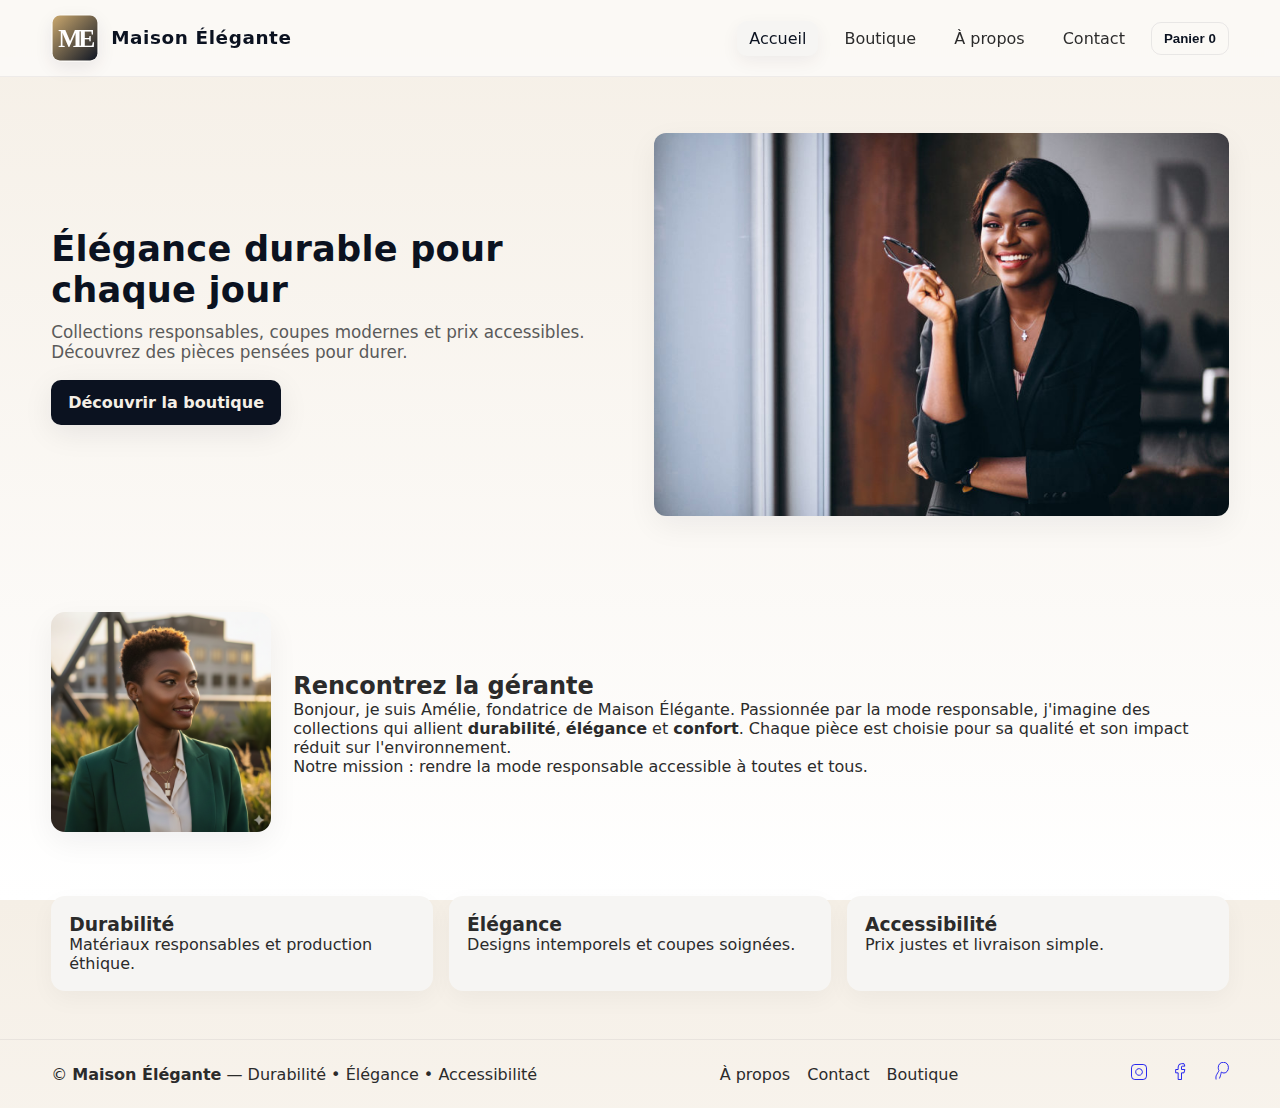
<file: index.html>
<!-- index.html -->
<!doctype html>
<html lang="fr">
<head>
  <meta charset="utf-8" />
  <meta name="viewport" content="width=device-width,initial-scale=1" />
  <title>Maison Élégante - Accueil</title>
  <link rel="stylesheet" href="style.css" />
</head>
<body>
  <header class="site-header">
    <div class="container header-inner">
      <a class="logo" href="index.html" aria-label="Maison Élégante">
  <span class="logo-mark" aria-hidden="true">
    <!-- SVG stylisé "ME" -->
    <svg viewBox="0 0 120 120" width="48" height="48" xmlns="http://www.w3.org/2000/svg" role="img" focusable="false">
      <defs>
        <linearGradient id="g1" x1="0" x2="1" y1="0" y2="1">
          <stop offset="0" stop-color="#C9A66B"/>
          <stop offset="1" stop-color="#0B1220"/>
        </linearGradient>
      </defs>
      <rect x="4" y="4" width="112" height="112" rx="18" fill="url(#g1)" opacity="0.98"/>
      <g transform="translate(12,12)" fill="#fff" font-family="Georgia, 'Times New Roman', serif" font-weight="700">
        <text x="6" y="70" font-size="64" letter-spacing="-4">M</text>
        <text x="56" y="70" font-size="64" letter-spacing="-6">E</text>
      </g>
    </svg>
  </span>
  <span class="logo-text">Maison Élégante</span>
</a>

      <nav class="main-nav">
        <a href="index.html" class="active">Accueil</a>
        <a href="boutique.html">Boutique</a>
        <a href="apropos.html">À propos</a>
        <a href="contact.html">Contact</a>
        <button id="cart-btn" class="cart-btn">Panier <span id="cart-count">0</span></button>
      </nav>
      <button class="menu-toggle" aria-label="Ouvrir le menu">☰</button>
    </div>
  </header>

  <main>
    <section class="hero">
      <div class="container hero-grid">
        <div class="hero-text">
          <h1>Élégance durable pour chaque jour</h1>
          <p class="lead">Collections responsables, coupes modernes et prix accessibles. Découvrez des pièces pensées pour durer.</p>
          <p><a class="btn primary" href="boutique.html">Découvrir la boutique</a></p>
        </div>
        <div class="hero-visual">
          <img src="assets/hero-visual.jpg" alt="Visuel marque" />
        </div>
      </div>
    </section>

    <section class="about-founder container">
      <div class="founder-grid">
        <div class="founder-photo">
          <img src="assets/founder-portrait.jpg" alt="Portrait de la gérante" />
        </div>
        <div class="founder-text">
          <h2>Rencontrez la gérante</h2>
          <p>Bonjour, je suis Amélie, fondatrice de Maison Élégante. Passionnée par la mode responsable, j'imagine des collections qui allient <strong>durabilité</strong>, <strong>élégance</strong> et <strong>confort</strong>. Chaque pièce est choisie pour sa qualité et son impact réduit sur l'environnement.</p>
          <p class="small">Notre mission : rendre la mode responsable accessible à toutes et tous.</p>
        </div>
      </div>
    </section>

    <section class="features container">
      <div class="feature-cards">
        <article class="card">
          <h3>Durabilité</h3>
          <p>Matériaux responsables et production éthique.</p>
        </article>
        <article class="card">
          <h3>Élégance</h3>
          <p>Designs intemporels et coupes soignées.</p>
        </article>
        <article class="card">
          <h3>Accessibilité</h3>
          <p>Prix justes et livraison simple.</p>
        </article>
      </div>
    </section>
  </main>

  <footer class="site-footer">
  <div class="container footer-inner">
    <p>© <strong>Maison Élégante</strong> — Durabilité • Élégance • Accessibilité</p>
    <nav class="footer-nav">
      <a href="apropos.html">À propos</a>
      <a href="contact.html">Contact</a>
      <a href="boutique.html">Boutique</a>
    </nav>

    <div style="display:flex; gap:12px; align-items:center;">
      <div class="socials">
        <a href="https://www.instagram.com/" target="_blank" rel="noopener" aria-label="Instagram">
          <svg width="20" height="20" viewBox="0 0 24 24" fill="none" stroke="currentColor"><rect x="3" y="3" width="18" height="18" rx="4"/><path d="M16 11.37A4 4 0 1 1 12.63 8 4 4 0 0 1 16 11.37z"/><path d="M17.5 6.5h.01"/></svg>
        </a>
        <a href="https://www.facebook.com/" target="_blank" rel="noopener" aria-label="Facebook" style="margin-left:8px;">
          <svg width="20" height="20" viewBox="0 0 24 24" fill="none" stroke="currentColor"><path d="M18 2h-3a4 4 0 0 0-4 4v3H8v4h3v8h4v-8h3l1-4h-4V6a1 1 0 0 1 1-1h3z"/></svg>
        </a>
        <a href="https://www.pinterest.com/" target="_blank" rel="noopener" aria-label="Pinterest" style="margin-left:8px;">
          <svg width="20" height="20" viewBox="0 0 24 24" fill="none" stroke="currentColor"><path d="M8.5 21s-.5-3 .1-4.5c.6-1.5 3.4-6.1 3.4-6.1s-.9-1.6-.9-3.8c0-3.6 2.6-6.3 6.1-6.3 3.6 0 6.1 2.6 6.1 6.3 0 3.6-2.2 6.6-5.3 6.6-1.8 0-3.2-1.2-3.2-1.2s-.7 3.1-.9 3.9c-.3 1.2-.9 2.9-1.4 3.9"/></svg>
        </a>
      </div>
    </div>
  </div>
</footer>


<!-- Modal listing all images (global) -->
<div id="images-modal" class="cart-modal hidden" aria-hidden="true" style="align-items:flex-start; padding-top:60px;">
  <div class="cart-content container" style="max-width:900px;">
    <button class="close-images close-cart" aria-label="Fermer">✕</button>
    <h3>Images utilisées sur cette page</h3>
    <p>Liste des URLs d'images (cliquez pour ouvrir dans un nouvel onglet)</p>
    <ul id="images-list" style="max-height:400px; overflow:auto; list-style:none; padding-left:0;"></ul>
  </div>
</div>

  <!-- Cart modal (global) -->
  <div id="cart-modal" class="cart-modal hidden" aria-hidden="true">
    <div class="cart-content container">
      <button id="close-cart" class="close-cart" aria-label="Fermer le panier">✕</button>
      <h2>Votre panier</h2>
      <ul id="cart-items" class="cart-items"></ul>
      <div class="cart-actions">
        <strong>Total : <span id="cart-total">0.00 €</span></strong>
        <div style="margin-top:12px;">
          <button id="checkout-btn" class="btn primary">Commander</button>
          <button id="clear-cart" class="btn">Vider</button>
        </div>
      </div>

      <!-- Checkout form (apparaît dans le modal) -->
      <form id="checkout-form" class="checkout-form" style="display:none;" novalidate>
        <h3>Informations de contact pour finaliser la commande</h3>
        <div class="checkout-row">
          <div class="form-row"><label for="checkout-name">Nom complet *</label><input id="checkout-name" name="name" required /></div>
          <div class="form-row"><label for="checkout-email">Email *</label><input id="checkout-email" name="email" type="email" required /></div>
        </div>
        <div class="checkout-row">
          <div class="form-row"><label for="checkout-phone">Téléphone *</label><input id="checkout-phone" name="phone" type="tel" required /></div>
          <div class="form-row"><label for="checkout-address">Adresse de livraison *</label><input id="checkout-address" name="address" required /></div>
        </div>
        <div style="display:flex; gap:8px; margin-top:8px;">
          <button id="confirm-order" type="button" class="btn primary">Confirmer la commande</button>
          <button id="cancel-checkout" type="button" class="btn">Annuler</button>
        </div>
      </form>
    </div>
  </div>

  <script src="script.js"></script>
</body>
</html>
</file>
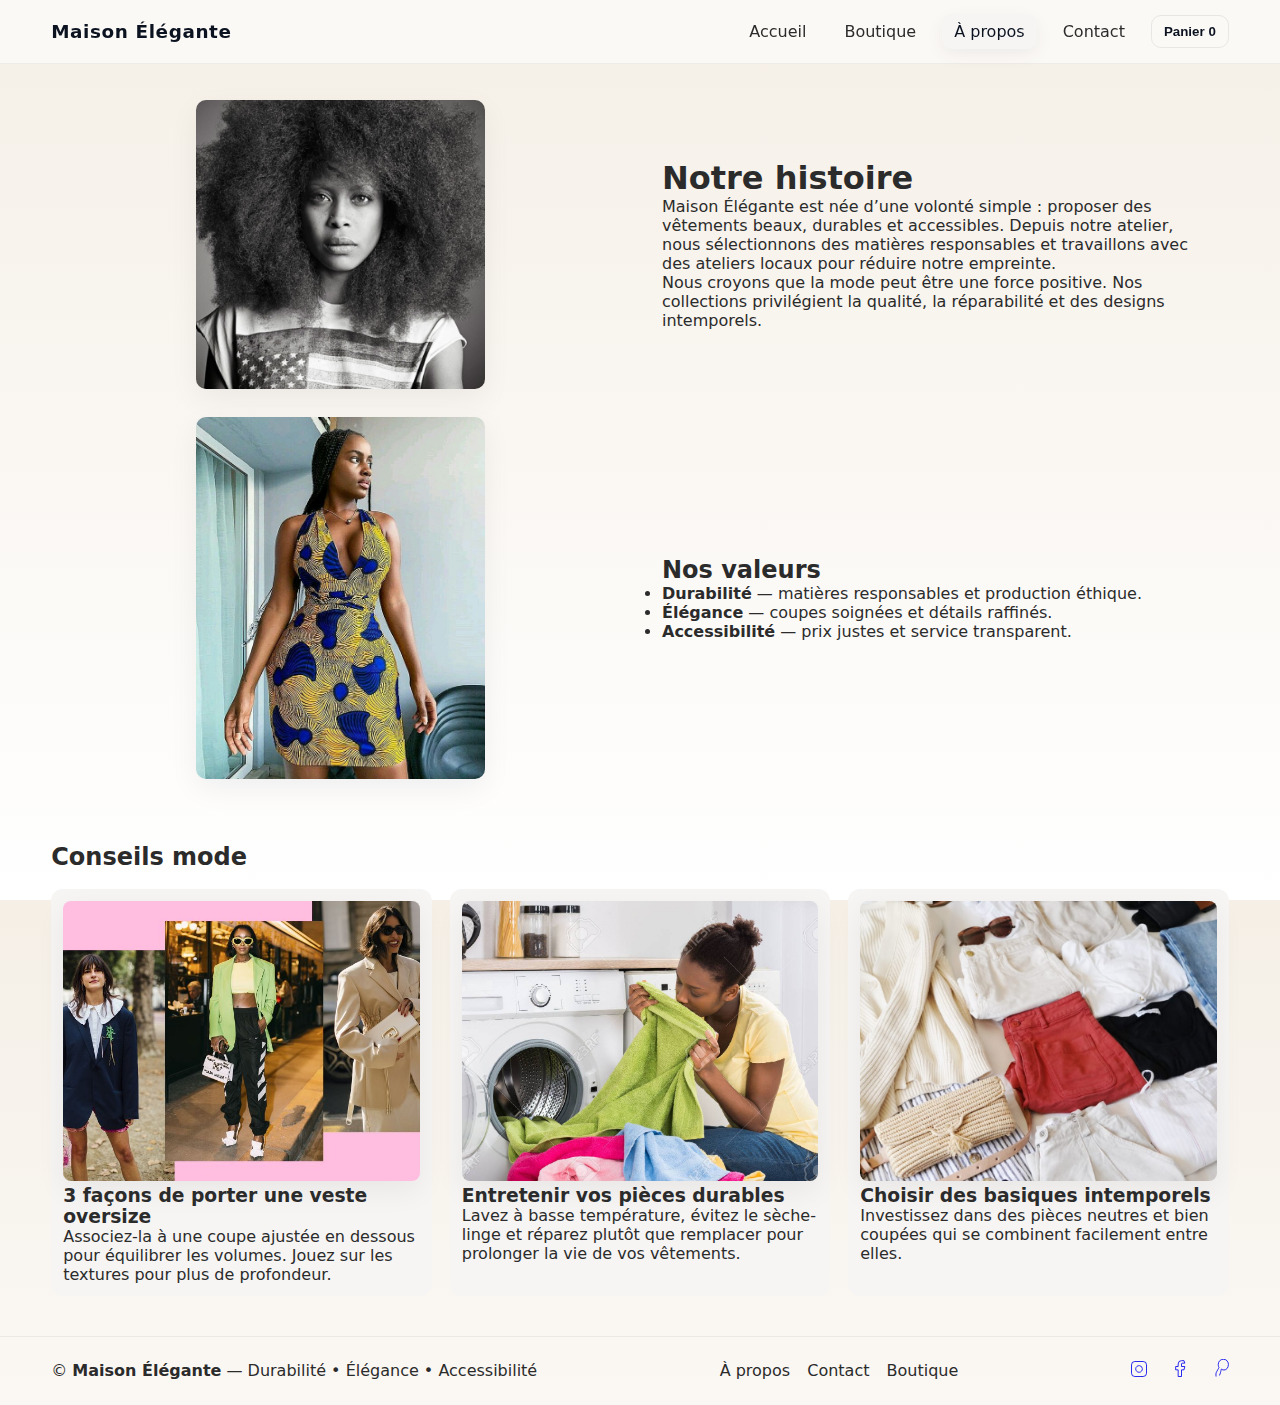
<file: apropos.html>
<!-- apropos.html -->
<!doctype html>
<html lang="fr">
<head>
  <meta charset="utf-8" />
  <meta name="viewport" content="width=device-width,initial-scale=1" />
  <title>Maison Élégante - À propos</title>
  <link rel="stylesheet" href="style.css" />
</head>
<body>
  <header class="site-header">
    <div class="container header-inner">
      <a class="logo" href="index.html">Maison Élégante</a>
      <nav class="main-nav">
        <a href="index.html">Accueil</a>
        <a href="boutique.html">Boutique</a>
        <a href="apropos.html" class="active">À propos</a>
        <a href="contact.html">Contact</a>
        <button id="cart-btn-4" class="cart-btn">Panier <span id="cart-count-4">0</span></button>
      </nav>
      <button class="menu-toggle" aria-label="Ouvrir le menu">☰</button>
    </div>
  </header>

  <main>
    <section class="story container full-width">
      <div class="story-row">
        <div class="story-image">
          <img src="assets/story-atelier.jpg" alt="Atelier" />
        </div>
        <div class="story-text">
          <h1>Notre histoire</h1>
          <p>Maison Élégante est née d’une volonté simple : proposer des vêtements beaux, durables et accessibles. Depuis notre atelier, nous sélectionnons des matières responsables et travaillons avec des ateliers locaux pour réduire notre empreinte.</p>
          <p>Nous croyons que la mode peut être une force positive. Nos collections privilégient la qualité, la réparabilité et des designs intemporels.</p>
        </div>
      </div>

      <div class="story-row reverse">
        <div class="story-image">
          <img src="assets/story-materials.jpg" alt="Matériaux" />
        </div>
        <div class="story-text">
          <h2>Nos valeurs</h2>
          <ul class="values-list">
            <li><strong>Durabilité</strong> — matières responsables et production éthique.</li>
            <li><strong>Élégance</strong> — coupes soignées et détails raffinés.</li>
            <li><strong>Accessibilité</strong> — prix justes et service transparent.</li>
          </ul>
        </div>
      </div>
    </section>

    <section class="blog container">
      <h2>Conseils mode</h2>
      <div class="blog-grid">
        <article class="post">
          <img src="assets/blog-1.jpg" alt="Conseil 1" />
          <h3>3 façons de porter une veste oversize</h3>
          <p>Associez-la à une coupe ajustée en dessous pour équilibrer les volumes. Jouez sur les textures pour plus de profondeur.</p>
        </article>
        <article class="post">
          <img src="assets/blog-2.jpg" alt="Conseil 2" />
          <h3>Entretenir vos pièces durables</h3>
          <p>Lavez à basse température, évitez le sèche-linge et réparez plutôt que remplacer pour prolonger la vie de vos vêtements.</p>
        </article>
        <article class="post">
          <img src="assets/blog-3.jpg" alt="Conseil 3" />
          <h3>Choisir des basiques intemporels</h3>
          <p>Investissez dans des pièces neutres et bien coupées qui se combinent facilement entre elles.</p>
        </article>
      </div>
    </section>
  </main>

  <footer class="site-footer">
  <div class="container footer-inner">
    <p>© <strong>Maison Élégante</strong> — Durabilité • Élégance • Accessibilité</p>
    <nav class="footer-nav">
      <a href="apropos.html">À propos</a>
      <a href="contact.html">Contact</a>
      <a href="boutique.html">Boutique</a>
    </nav>

    <div style="display:flex; gap:12px; align-items:center;">
      <div class="socials">
        <a href="https://www.instagram.com/" target="_blank" rel="noopener" aria-label="Instagram">
          <svg width="20" height="20" viewBox="0 0 24 24" fill="none" stroke="currentColor"><rect x="3" y="3" width="18" height="18" rx="4"/><path d="M16 11.37A4 4 0 1 1 12.63 8 4 4 0 0 1 16 11.37z"/><path d="M17.5 6.5h.01"/></svg>
        </a>
        <a href="https://www.facebook.com/" target="_blank" rel="noopener" aria-label="Facebook" style="margin-left:8px;">
          <svg width="20" height="20" viewBox="0 0 24 24" fill="none" stroke="currentColor"><path d="M18 2h-3a4 4 0 0 0-4 4v3H8v4h3v8h4v-8h3l1-4h-4V6a1 1 0 0 1 1-1h3z"/></svg>
        </a>
        <a href="https://www.pinterest.com/" target="_blank" rel="noopener" aria-label="Pinterest" style="margin-left:8px;">
          <svg width="20" height="20" viewBox="0 0 24 24" fill="none" stroke="currentColor"><path d="M8.5 21s-.5-3 .1-4.5c.6-1.5 3.4-6.1 3.4-6.1s-.9-1.6-.9-3.8c0-3.6 2.6-6.3 6.1-6.3 3.6 0 6.1 2.6 6.1 6.3 0 3.6-2.2 6.6-5.3 6.6-1.8 0-3.2-1.2-3.2-1.2s-.7 3.1-.9 3.9c-.3 1.2-.9 2.9-1.4 3.9"/></svg>
        </a>
      </div>
    </div>
  </div>
</footer>


<!-- Modal listing all images (global) -->
<div id="images-modal" class="cart-modal hidden" aria-hidden="true" style="align-items:flex-start; padding-top:60px;">
  <div class="cart-content container" style="max-width:900px;">
    <button class="close-images close-cart" aria-label="Fermer">✕</button>
    <h3>Images utilisées sur cette page</h3>
    <p>Liste des URLs d'images (cliquez pour ouvrir dans un nouvel onglet)</p>
    <ul id="images-list" style="max-height:400px; overflow:auto; list-style:none; padding-left:0;"></ul>
  </div>
</div>

  <script src="script.js"></script>
</body>
</html>
</file>
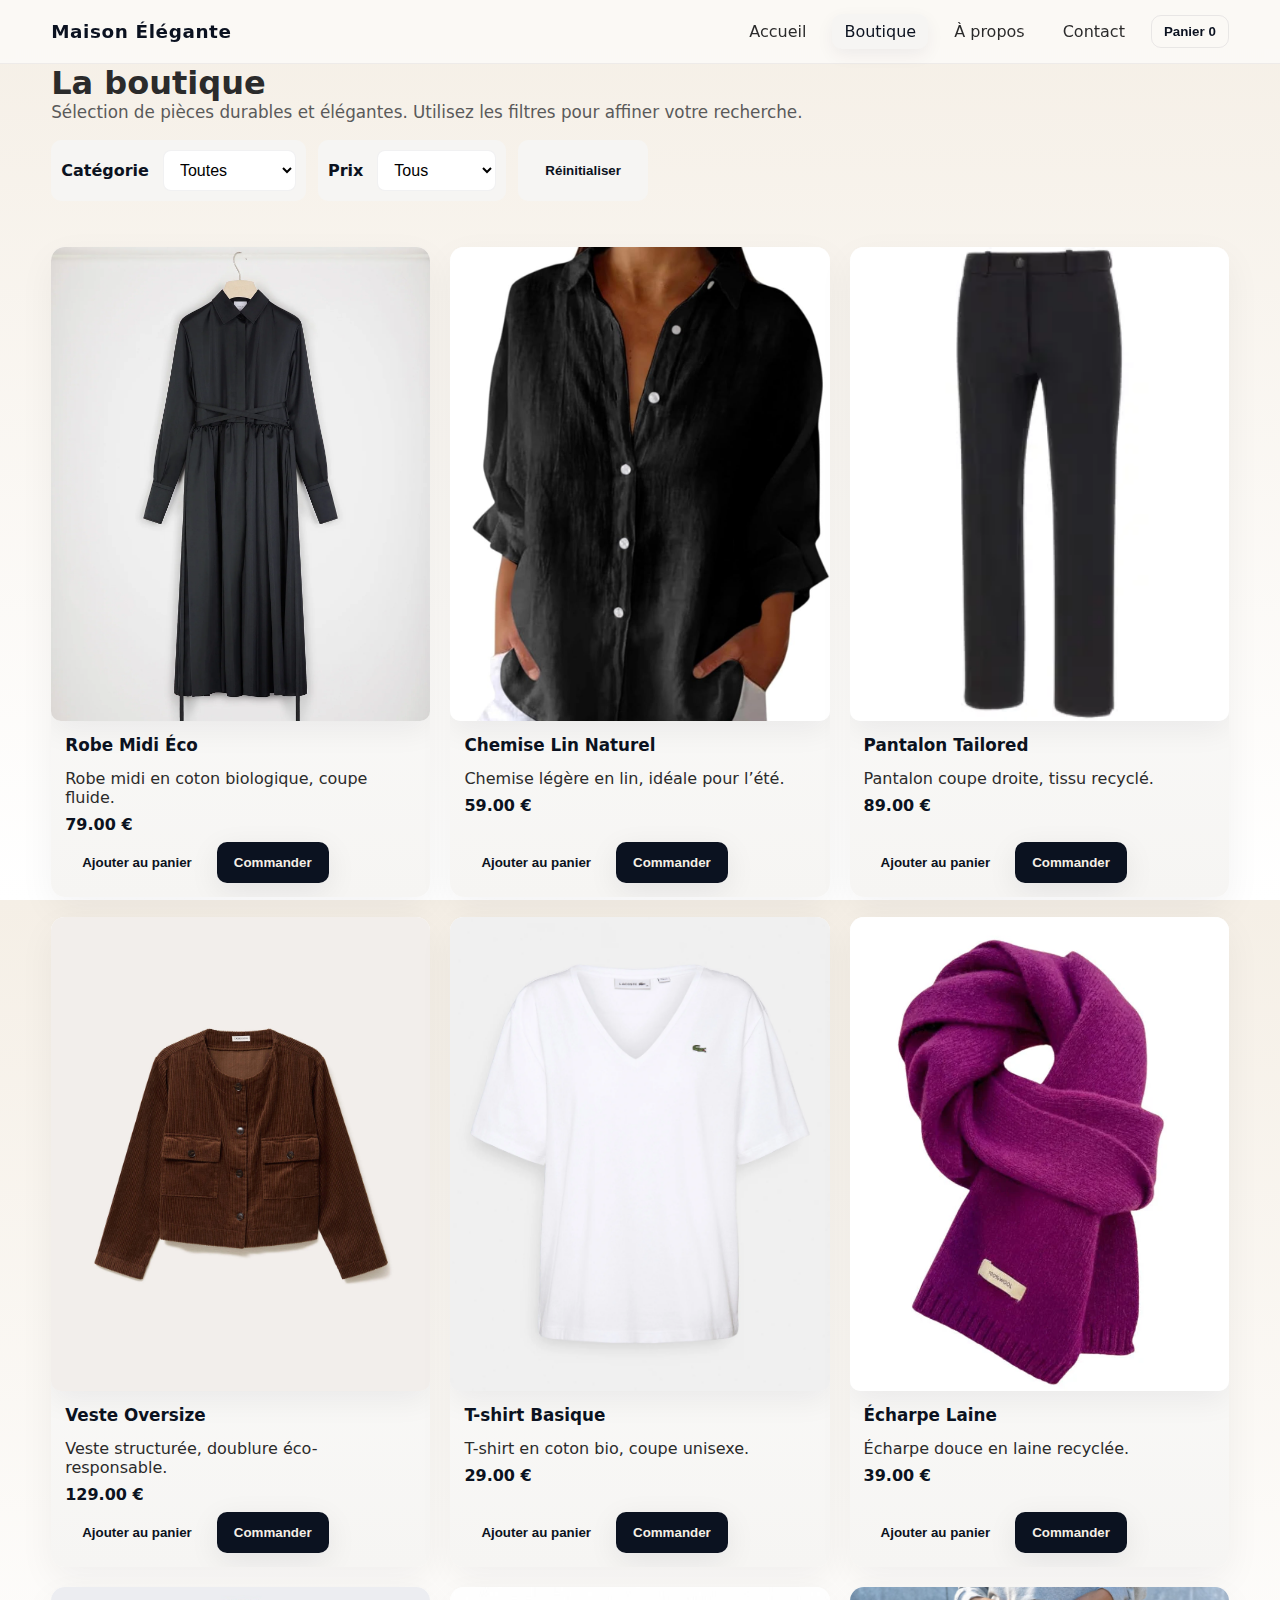
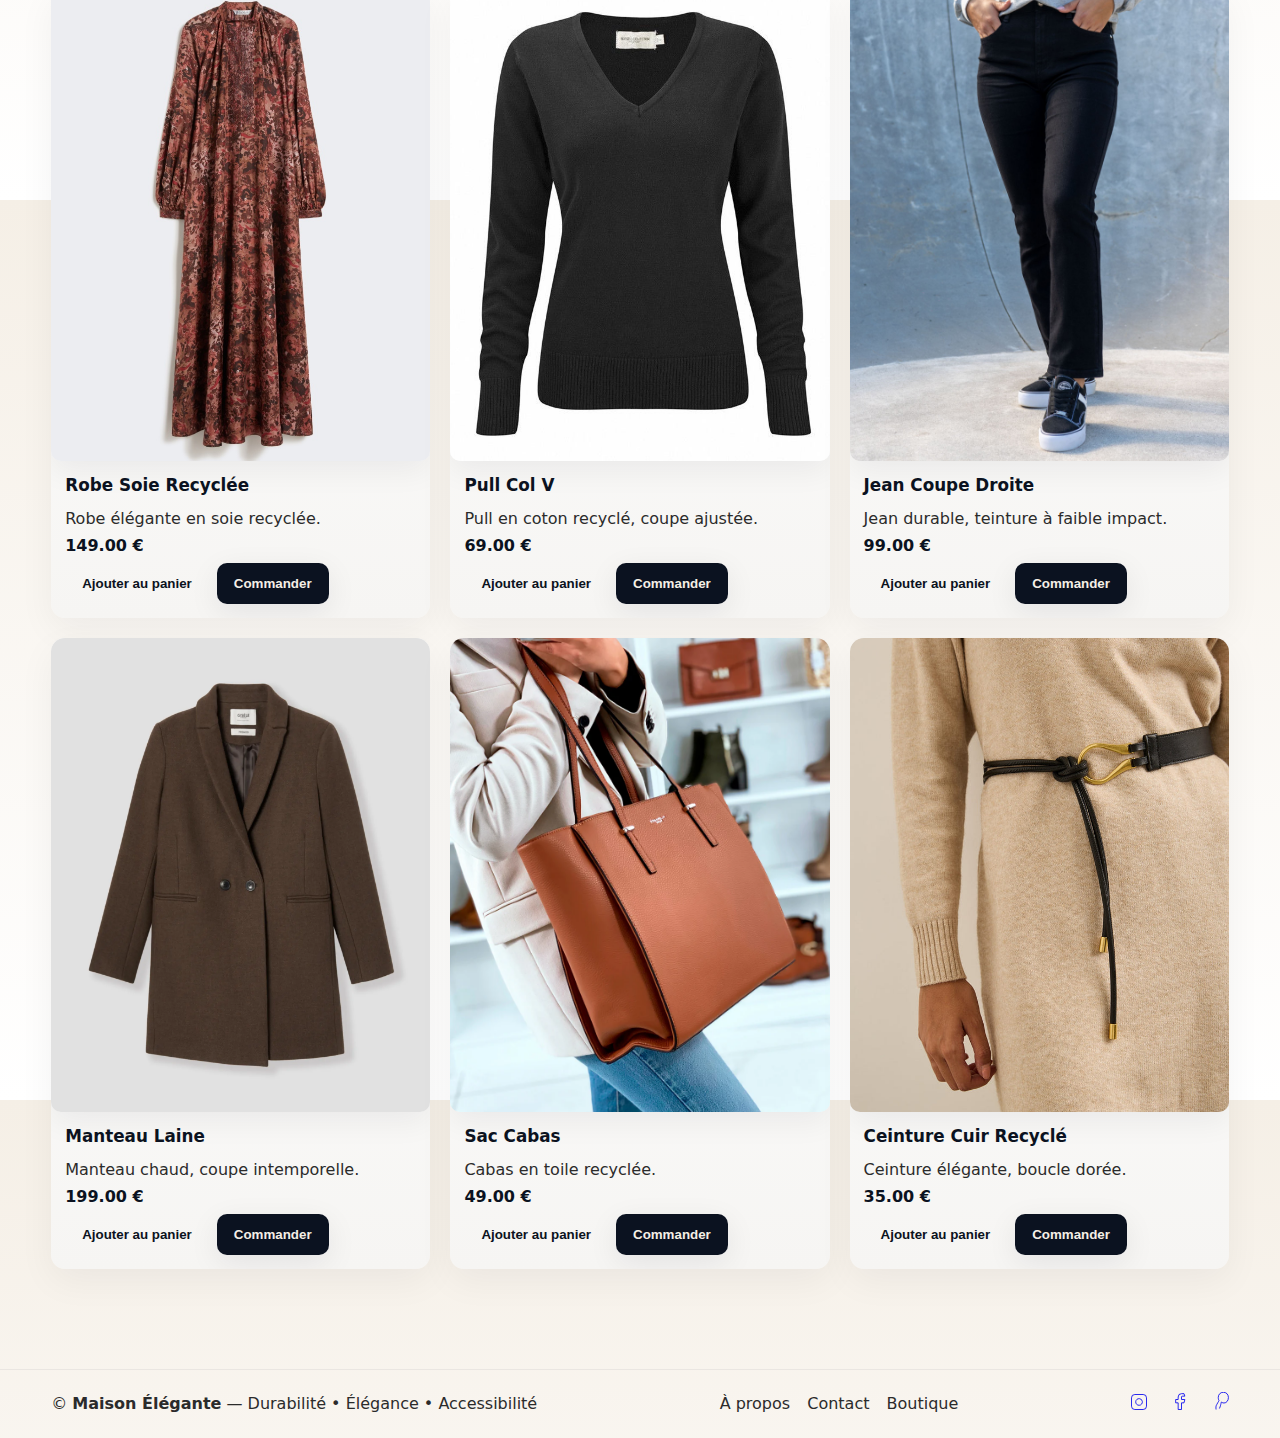
<file: boutique.html>
<!-- boutique.html -->
<!doctype html>
<html lang="fr">
<head>
  <meta charset="utf-8" />
  <meta name="viewport" content="width=device-width,initial-scale=1" />
  <title>Maison Élégante - Boutique</title>
  <link rel="stylesheet" href="style.css" />
</head>
<body>
  <header class="site-header">
    <div class="container header-inner">
      <a class="logo" href="index.html">Maison Élégante</a>
      <nav class="main-nav">
        <a href="index.html">Accueil</a>
        <a href="boutique.html" class="active">Boutique</a>
        <a href="apropos.html">À propos</a>
        <a href="contact.html">Contact</a>
        <button id="cart-btn-2" class="cart-btn">Panier <span id="cart-count-2">0</span></button>
      </nav>
      <button class="menu-toggle" aria-label="Ouvrir le menu">☰</button>
    </div>
  </header>

  <main class="container">
    <section class="shop-intro">
      <h1>La boutique</h1>
      <p class="lead">Sélection de pièces durables et élégantes. Utilisez les filtres pour affiner votre recherche.</p>

      <div class="filters" id="filters">
        <div class="filter-group">
          <label for="filter-category" style="font-weight:600;color:var(--color-primary);margin-right:6px;">Catégorie</label>
          <select id="filter-category" class="select">
            <option value="all">Toutes</option>
            <option value="robes">Robes</option>
            <option value="hauts">Hauts</option>
            <option value="bas">Bas</option>
            <option value="vestes">Vestes</option>
            <option value="accessoires">Accessoires</option>
          </select>
        </div>

        <div class="filter-group">
          <label for="filter-price" style="font-weight:600;color:var(--color-primary);margin-right:6px;">Prix</label>
          <select id="filter-price" class="select">
            <option value="all">Tous</option>
            <option value="0-30">0 - 30 €</option>
            <option value="30-60">30 - 60 €</option>
            <option value="60-100">60 - 100 €</option>
            <option value="100-9999">100 €+</option>
          </select>
        </div>

        <div class="filter-group">
          <button id="clear-filters" class="btn">Réinitialiser</button>
        </div>
      </div>
    </section>

    <section class="products-grid" id="products-grid">
      <!-- Produits injectés par script.js -->
    </section>
  </main>

  <footer class="site-footer">
  <div class="container footer-inner">
    <p>© <strong>Maison Élégante</strong> — Durabilité • Élégance • Accessibilité</p>
    <nav class="footer-nav">
      <a href="apropos.html">À propos</a>
      <a href="contact.html">Contact</a>
      <a href="boutique.html">Boutique</a>
    </nav>

    <div style="display:flex; gap:12px; align-items:center;">
      <div class="socials">
        <a href="https://www.instagram.com/" target="_blank" rel="noopener" aria-label="Instagram">
          <svg width="20" height="20" viewBox="0 0 24 24" fill="none" stroke="currentColor"><rect x="3" y="3" width="18" height="18" rx="4"/><path d="M16 11.37A4 4 0 1 1 12.63 8 4 4 0 0 1 16 11.37z"/><path d="M17.5 6.5h.01"/></svg>
        </a>
        <a href="https://www.facebook.com/" target="_blank" rel="noopener" aria-label="Facebook" style="margin-left:8px;">
          <svg width="20" height="20" viewBox="0 0 24 24" fill="none" stroke="currentColor"><path d="M18 2h-3a4 4 0 0 0-4 4v3H8v4h3v8h4v-8h3l1-4h-4V6a1 1 0 0 1 1-1h3z"/></svg>
        </a>
        <a href="https://www.pinterest.com/" target="_blank" rel="noopener" aria-label="Pinterest" style="margin-left:8px;">
          <svg width="20" height="20" viewBox="0 0 24 24" fill="none" stroke="currentColor"><path d="M8.5 21s-.5-3 .1-4.5c.6-1.5 3.4-6.1 3.4-6.1s-.9-1.6-.9-3.8c0-3.6 2.6-6.3 6.1-6.3 3.6 0 6.1 2.6 6.1 6.3 0 3.6-2.2 6.6-5.3 6.6-1.8 0-3.2-1.2-3.2-1.2s-.7 3.1-.9 3.9c-.3 1.2-.9 2.9-1.4 3.9"/></svg>
        </a>
      </div>
    </div>
  </div>
</footer>


<!-- Modal listing all images (global) -->
<div id="images-modal" class="cart-modal hidden" aria-hidden="true" style="align-items:flex-start; padding-top:60px;">
  <div class="cart-content container" style="max-width:900px;">
    <button class="close-images close-cart" aria-label="Fermer">✕</button>
    <h3>Images utilisées sur cette page</h3>
    <p>Liste des URLs d'images (cliquez pour ouvrir dans un nouvel onglet)</p>
    <ul id="images-list" style="max-height:400px; overflow:auto; list-style:none; padding-left:0;"></ul>
  </div>
</div>


  <!-- Cart modal (global) -->
  <div id="cart-modal" class="cart-modal hidden" aria-hidden="true">
    <div class="cart-content container">
      <button id="close-cart-2" class="close-cart" aria-label="Fermer le panier">✕</button>
      <h2>Votre panier</h2>
      <ul id="cart-items-2" class="cart-items"></ul>
      <div class="cart-actions">
        <strong>Total : <span id="cart-total-2">0.00 €</span></strong>
        <div style="margin-top:12px;">
          <button id="checkout-btn-2" class="btn primary">Commander</button>
          <button id="clear-cart-2" class="btn">Vider</button>
        </div>
      </div>

      <!-- Checkout form -->
      <form id="checkout-form-2" class="checkout-form" style="display:none;" novalidate>
        <h3>Informations de contact pour finaliser la commande</h3>
        <div class="checkout-row">
          <div class="form-row"><label for="checkout-name-2">Nom complet *</label><input id="checkout-name-2" name="name" required /></div>
          <div class="form-row"><label for="checkout-email-2">Email *</label><input id="checkout-email-2" name="email" type="email" required /></div>
        </div>
        <div class="checkout-row">
          <div class="form-row"><label for="checkout-phone-2">Téléphone *</label><input id="checkout-phone-2" name="phone" type="tel" required /></div>
          <div class="form-row"><label for="checkout-address-2">Adresse de livraison *</label><input id="checkout-address-2" name="address" required /></div>
        </div>
        <div style="display:flex; gap:8px; margin-top:8px;">
          <button id="confirm-order-2" type="button" class="btn primary">Confirmer la commande</button>
          <button id="cancel-checkout-2" type="button" class="btn">Annuler</button>
        </div>
      </form>
    </div>
  </div>

  <script src="script.js"></script>

  <script>
    /* Produits : plus de gammes et catégories */
const PRODUCTS = [
  { id: 'p1', title: 'Robe Midi Éco', price: 79.00, img: 'assets/product-p1.jpg', desc: 'Robe midi en coton biologique, coupe fluide.', category: 'robes' },
  { id: 'p2', title: 'Chemise Lin Naturel', price: 59.00, img: 'assets/product-p2.jpg', desc: 'Chemise légère en lin, idéale pour l’été.', category: 'hauts' },
  { id: 'p3', title: 'Pantalon Tailored', price: 89.00, img: 'assets/product-p3.jpg', desc: 'Pantalon coupe droite, tissu recyclé.', category: 'bas' },
  { id: 'p4', title: 'Veste Oversize', price: 129.00, img: 'assets/product-p4.jpg', desc: 'Veste structurée, doublure éco-responsable.', category: 'vestes' },
  { id: 'p5', title: 'T-shirt Basique', price: 29.00, img: 'assets/product-p5.jpg', desc: 'T-shirt en coton bio, coupe unisexe.', category: 'hauts' },
  { id: 'p6', title: 'Écharpe Laine', price: 39.00, img: 'assets/product-p6.jpg', desc: 'Écharpe douce en laine recyclée.', category: 'accessoires' },
  { id: 'p7', title: 'Robe Soie Recyclée', price: 149.00, img: 'assets/product-p7.jpg', desc: 'Robe élégante en soie recyclée.', category: 'robes' },
  { id: 'p8', title: 'Pull Col V', price: 69.00, img: 'assets/product-p8.jpg', desc: 'Pull en coton recyclé, coupe ajustée.', category: 'hauts' },
  { id: 'p9', title: 'Jean Coupe Droite', price: 99.00, img: 'assets/product-p9.jpg', desc: 'Jean durable, teinture à faible impact.', category: 'bas' },
  { id: 'p10', title: 'Manteau Laine', price: 199.00, img: 'assets/product-p10.jpg', desc: 'Manteau chaud, coupe intemporelle.', category: 'vestes' },
  { id: 'p11', title: 'Sac Cabas', price: 49.00, img: 'assets/product-p11.jpg', desc: 'Cabas en toile recyclée.', category: 'accessoires' },
  { id: 'p12', title: 'Ceinture Cuir Recyclé', price: 35.00, img: 'assets/product-p12.jpg', desc: 'Ceinture élégante, boucle dorée.', category: 'accessoires' }
];
window.SHOP_PRODUCTS = PRODUCTS;

  </script>
</body>
</html>
</file>
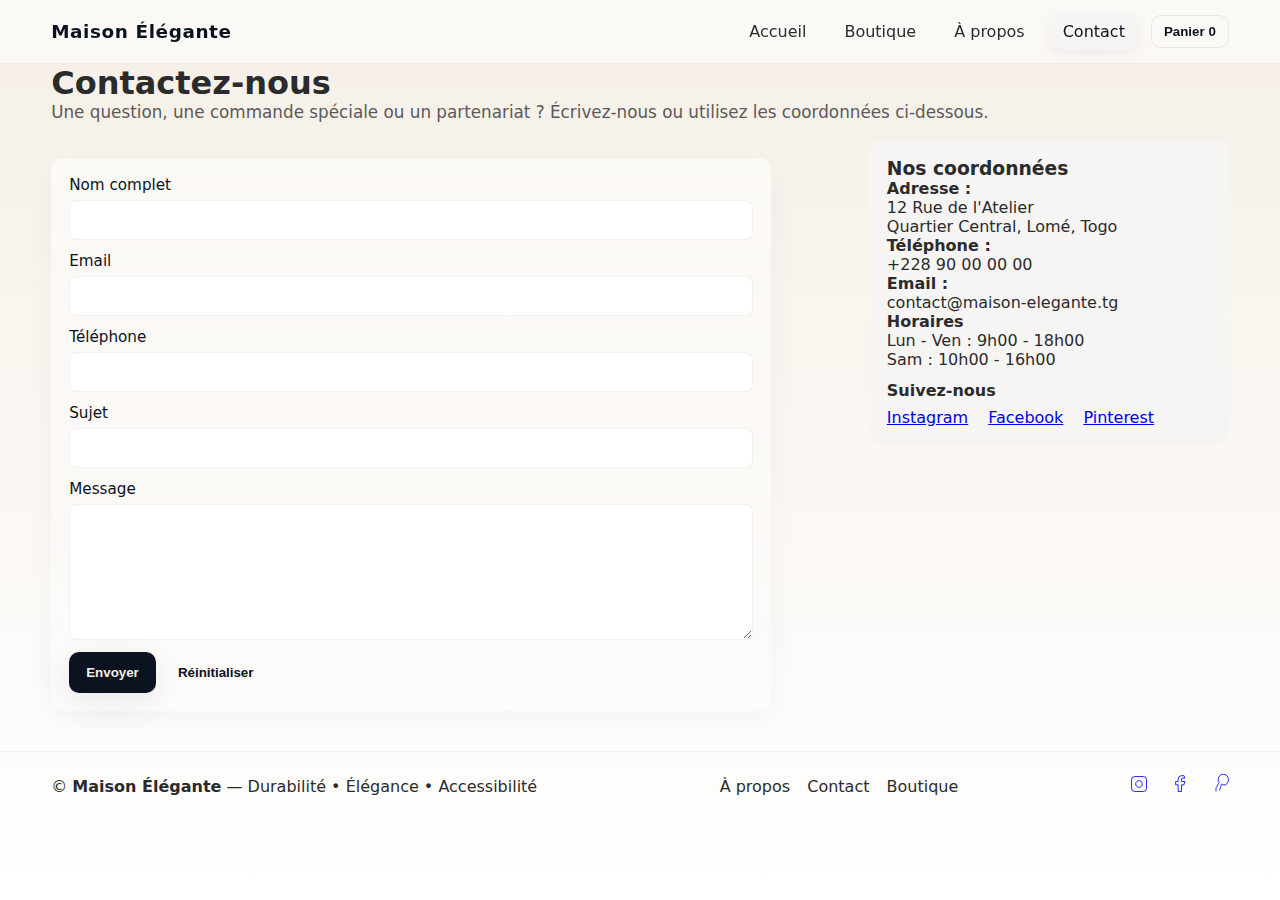
<file: contact.html>
<!-- contact.html -->
<!doctype html>
<html lang="fr">
<head>
  <meta charset="utf-8" />
  <meta name="viewport" content="width=device-width,initial-scale=1" />
  <title>Maison Élégante - Contact</title>
  <link rel="stylesheet" href="style.css" />
</head>
<body>
  <header class="site-header">
    <div class="container header-inner">
      <a class="logo" href="index.html">Maison Élégante</a>
      <nav class="main-nav">
        <a href="index.html">Accueil</a>
        <a href="boutique.html">Boutique</a>
        <a href="apropos.html">À propos</a>
        <a href="contact.html" class="active">Contact</a>
        <button id="cart-btn-3" class="cart-btn">Panier <span id="cart-count-3">0</span></button>
      </nav>
      <button class="menu-toggle" aria-label="Ouvrir le menu">☰</button>
    </div>
  </header>

<main class="container contact-page">
  <section class="contact-intro">
    <h1>Contactez-nous</h1>
    <p class="lead">Une question, une commande spéciale ou un partenariat ? Écrivez-nous ou utilisez les coordonnées ci‑dessous.</p>
  </section>

  <section class="contact-grid" style="display:grid; grid-template-columns: 1fr 360px; gap:24px; align-items:start; margin-top:18px;">
    <div>
      <form id="contact-form" class="contact-form" novalidate>
        <div class="form-row">
          <label for="name">Nom complet</label>
          <input id="name" name="name" type="text" required />
        </div>

        <div class="form-row">
          <label for="email">Email</label>
          <input id="email" name="email" type="email" required />
        </div>

        <div class="form-row">
          <label for="phone">Téléphone</label>
          <input id="phone" name="phone" type="tel" />
        </div>

        <div class="form-row">
          <label for="subject">Sujet</label>
          <input id="subject" name="subject" type="text" required />
        </div>

        <div class="form-row">
          <label for="message">Message</label>
          <textarea id="message" name="message" rows="6" required></textarea>
        </div>

        <div class="form-actions">
          <button type="submit" class="btn primary">Envoyer</button>
          <button type="reset" class="btn">Réinitialiser</button>
        </div>
      </form>
    </div>

    <aside class="contact-details" style="background:var(--color-surface); padding:18px; border-radius:12px;">
  <h3>Nos coordonnées</h3>

  <p><strong>Adresse :</strong><br/>
  12 Rue de l'Atelier<br/>
  Quartier Central, Lomé, Togo</p>

  <p><strong>Téléphone :</strong><br/>
  +228 90 00 00 00</p>

  <p><strong>Email :</strong><br/>
  contact@maison-elegante.tg</p>

  <p><strong>Horaires</strong><br/>
  Lun - Ven : 9h00 - 18h00<br/>
  Sam : 10h00 - 16h00</p>

  <div style="margin-top:12px;">
    <h4>Suivez-nous</h4>
    <div class="socials" style="margin-top:8px;">
      <a href="https://www.instagram.com/" target="_blank" rel="noopener" aria-label="Instagram">Instagram</a>
      <a href="https://www.facebook.com/" target="_blank" rel="noopener" aria-label="Facebook" style="margin-left:8px;">Facebook</a>
      <a href="https://www.pinterest.com/" target="_blank" rel="noopener" aria-label="Pinterest" style="margin-left:8px;">Pinterest</a>
    </div>
  </div>
</aside>
  </section>
</main>


  <footer class="site-footer">
  <div class="container footer-inner">
    <p>© <strong>Maison Élégante</strong> — Durabilité • Élégance • Accessibilité</p>
    <nav class="footer-nav">
      <a href="apropos.html">À propos</a>
      <a href="contact.html">Contact</a>
      <a href="boutique.html">Boutique</a>
    </nav>

    <div style="display:flex; gap:12px; align-items:center;">
      <div class="socials">
        <a href="https://www.instagram.com/" target="_blank" rel="noopener" aria-label="Instagram">
          <svg width="20" height="20" viewBox="0 0 24 24" fill="none" stroke="currentColor"><rect x="3" y="3" width="18" height="18" rx="4"/><path d="M16 11.37A4 4 0 1 1 12.63 8 4 4 0 0 1 16 11.37z"/><path d="M17.5 6.5h.01"/></svg>
        </a>
        <a href="https://www.facebook.com/" target="_blank" rel="noopener" aria-label="Facebook" style="margin-left:8px;">
          <svg width="20" height="20" viewBox="0 0 24 24" fill="none" stroke="currentColor"><path d="M18 2h-3a4 4 0 0 0-4 4v3H8v4h3v8h4v-8h3l1-4h-4V6a1 1 0 0 1 1-1h3z"/></svg>
        </a>
        <a href="https://www.pinterest.com/" target="_blank" rel="noopener" aria-label="Pinterest" style="margin-left:8px;">
          <svg width="20" height="20" viewBox="0 0 24 24" fill="none" stroke="currentColor"><path d="M8.5 21s-.5-3 .1-4.5c.6-1.5 3.4-6.1 3.4-6.1s-.9-1.6-.9-3.8c0-3.6 2.6-6.3 6.1-6.3 3.6 0 6.1 2.6 6.1 6.3 0 3.6-2.2 6.6-5.3 6.6-1.8 0-3.2-1.2-3.2-1.2s-.7 3.1-.9 3.9c-.3 1.2-.9 2.9-1.4 3.9"/></svg>
        </a>
      </div>
    </div>
  </div>
</footer>


<!-- Modal listing all images (global) -->
<div id="images-modal" class="cart-modal hidden" aria-hidden="true" style="align-items:flex-start; padding-top:60px;">
  <div class="cart-content container" style="max-width:900px;">
    <button class="close-images close-cart" aria-label="Fermer">✕</button>
    <h3>Images utilisées sur cette page</h3>
    <p>Liste des URLs d'images (cliquez pour ouvrir dans un nouvel onglet)</p>
    <ul id="images-list" style="max-height:400px; overflow:auto; list-style:none; padding-left:0;"></ul>
  </div>
</div>

  <script src="script.js"></script>
</body>
</html>
</file>
<file: style.css>
/* style.css - Thème élégant et raffiné (variables, responsive) */

/* Palette */
:root{
  --color-primary: #0B1220; /* Nuit profonde */
  --color-accent: #C9A66B;  /* Or raffiné */
  --color-bg: #F5EFE6;      /* Beige soyeux */
  --color-surface: #F6F5F3; /* Gris doux */
  --color-text: #2B2B2B;    /* Charbon */
  --radius: 12px;
  --max-width: 1200px;
  --glass: rgba(11,18,32,0.06);
  --transition: 180ms ease;
}

/* Reset minimal */
* { box-sizing: border-box; margin: 0; padding: 0; }
html,body { height:100%; font-family: Inter, system-ui, -apple-system, "Segoe UI", Roboto, "Helvetica Neue", Arial; color:var(--color-text); background:linear-gradient(180deg,var(--color-bg), #fff); -webkit-font-smoothing:antialiased; -moz-osx-font-smoothing:grayscale; }

/* Container */
.container { width:92%; max-width:var(--max-width); margin:0 auto; }

/* Header */
.site-header { background:rgba(255,255,255,0.6); backdrop-filter: blur(6px); border-bottom:1px solid rgba(11,18,32,0.06); position:sticky; top:0; z-index:60; }
.header-inner { display:flex; align-items:center; justify-content:space-between; padding:14px 0; }
.logo { font-weight:700; color:var(--color-primary); text-decoration:none; font-size:1.15rem; letter-spacing:0.6px; }
.main-nav { display:flex; gap:14px; align-items:center; }
.main-nav a { color:var(--color-text); text-decoration:none; padding:8px 12px; border-radius:10px; transition:background var(--transition), color var(--transition); font-weight:500; }
.main-nav a:hover, .main-nav a.active { background:var(--color-surface); color:var(--color-primary); box-shadow:0 6px 18px var(--glass); }
.cart-btn { background:transparent; border:1px solid rgba(11,18,32,0.08); padding:8px 12px; border-radius:10px; cursor:pointer; color:var(--color-primary); font-weight:600; }
.menu-toggle { display:none; background:transparent; border:none; font-size:1.2rem; cursor:pointer; color:var(--color-primary); }

/* Hero */
.hero { padding:56px 0; }
.hero-grid { display:grid; grid-template-columns: 1fr 1fr; gap:28px; align-items:center; }
.hero-text h1 { font-size:2.2rem; margin-bottom:12px; color:var(--color-primary); letter-spacing:0.2px; }
.lead { color:#5a5a5a; margin-bottom:18px; font-size:1.05rem; }
.btn { display:inline-block; padding:12px 16px; border-radius:10px; border:1px solid transparent; cursor:pointer; text-decoration:none; background:transparent; color:var(--color-primary); font-weight:600; transition:all var(--transition); }
.btn.primary { background:var(--color-primary); color:var(--color-bg); box-shadow:0 8px 30px rgba(11,18,32,0.08); }
.btn.primary:hover { transform:translateY(-3px); }
.btn.accent { background:var(--color-accent); color:var(--color-primary); }

/* Visuals */
.hero-visual img, .founder-photo img, .product img, .post img, .story-image img { width:100%; height:100%; object-fit:cover; border-radius:var(--radius); box-shadow:0 10px 30px rgba(11,18,32,0.06); }

/* Founder */
.founder-grid { display:grid; grid-template-columns: 220px 1fr; gap:22px; align-items:center; padding:36px 0; }
.founder-photo img { width:220px; height:220px; object-fit:cover; border-radius:14px; }

/* Cards */
.feature-cards { display:flex; gap:16px; margin:24px 0 48px; }
.card { background:var(--color-surface); border-radius:14px; padding:18px; flex:1; box-shadow:0 8px 24px rgba(11,18,32,0.04); transition:transform var(--transition); }
.card:hover { transform:translateY(-6px); }

/* Products grid */
.products-grid { display:grid; grid-template-columns: repeat(3, 1fr); gap:20px; padding:28px 0 60px; }
.product { background:linear-gradient(180deg, #fff, var(--color-surface)); border-radius:14px; overflow:hidden; box-shadow:0 12px 36px rgba(11,18,32,0.05); display:flex; flex-direction:column; }
.product-body { padding:14px; display:flex; flex-direction:column; gap:8px; flex:1; }
.product h4 { margin-bottom:6px; font-size:1.05rem; color:var(--color-primary); }
.price { font-weight:700; color:var(--color-primary); }
.product-actions { margin-top:auto; display:flex; gap:8px; }

/* Filters */
.filters { display:flex; gap:12px; align-items:center; margin:18px 0; flex-wrap:wrap; }
.filter-group { background:var(--color-surface); padding:10px; border-radius:10px; display:flex; gap:8px; align-items:center; }
.select, .range, .checkbox { font-size:0.95rem; padding:6px 8px; border-radius:8px; border:1px solid rgba(11,18,32,0.06); background:transparent; }

/* Contact form */
.contact-form { max-width:720px; margin-top:18px; background:linear-gradient(180deg, rgba(255,255,255,0.6), transparent); padding:18px; border-radius:12px; box-shadow:0 8px 30px rgba(11,18,32,0.04); }
.form-row { margin-bottom:12px; display:flex; flex-direction:column; }
.form-row label { margin-bottom:6px; color:var(--color-primary); font-size:0.95rem; }
.form-row input, .form-row textarea, .select { padding:10px 12px; border:1px solid rgba(11,18,32,0.06); border-radius:8px; font-size:1rem; background:#fff; }

/* Story full width */
.full-width { padding:36px 0; }
.story-row { display:grid; grid-template-columns: 1fr 1fr; gap:20px; align-items:center; margin-bottom:28px; }
.story-row.reverse { direction:ltr; }
.story-text { padding:8px 12px; }

/* Blog grid */
.blog-grid { display:grid; grid-template-columns: repeat(3,1fr); gap:18px; margin-top:18px; }
.post { background:var(--color-surface); padding:12px; border-radius:12px; }

/* Footer */
.site-footer { border-top:1px solid rgba(11,18,32,0.06); padding:22px 0; margin-top:40px; background:transparent; }
.footer-inner { display:flex; justify-content:space-between; align-items:center; gap:12px; flex-wrap:wrap; }
.footer-nav a { color:var(--color-text); text-decoration:none; margin-left:12px; }
.socials { display:flex; gap:12px; align-items:center; }

/* Cart modal & checkout */
.cart-modal { position:fixed; inset:0; background:rgba(0,0,0,0.45); display:flex; align-items:center; justify-content:center; z-index:120; padding:20px; }
.cart-modal.hidden { display:none; }
.cart-content { background:#fff; border-radius:14px; padding:20px; width:100%; max-width:760px; position:relative; box-shadow:0 20px 60px rgba(11,18,32,0.18); }
.close-cart { position:absolute; right:12px; top:12px; background:transparent; border:none; font-size:1.1rem; cursor:pointer; color:var(--color-primary); }
.cart-items { list-style:none; margin:12px 0 18px; max-height:260px; overflow:auto; }
.cart-items li { display:flex; justify-content:space-between; padding:8px 0; border-bottom:1px dashed rgba(11,18,32,0.04); }

/* Checkout form inside modal */
.checkout-form { display:flex; flex-direction:column; gap:10px; margin-top:12px; }
.checkout-row { display:flex; gap:8px; }
.checkout-row .form-row { flex:1; }

/* Responsive */
@media (max-width: 980px) {
  .hero-grid { grid-template-columns: 1fr; }
  .founder-grid { grid-template-columns: 1fr; text-align:center; }
  .products-grid { grid-template-columns: repeat(2,1fr); }
  .blog-grid { grid-template-columns: repeat(2,1fr); }
  .menu-toggle { display:block; }
  .main-nav { display:none; position:absolute; right:16px; top:64px; background:#fff; padding:12px; border-radius:10px; box-shadow:0 8px 30px rgba(0,0,0,0.08); flex-direction:column; }
  .main-nav.show { display:flex; }
}

@media (max-width: 520px) {
  .products-grid { grid-template-columns: 1fr; }
  .blog-grid { grid-template-columns: 1fr; }
  .story-row { grid-template-columns: 1fr; }
  .hero-text h1 { font-size:1.5rem; }
  .checkout-row { flex-direction:column; }
}
/* Ajustements esthétiques demandés */

/* Réduction taille images produits (Boutique) */
.product img {
  width: 100%;
  height: 160px;        /* réduit de 220 -> 160 pour une apparence plus compacte */
  object-fit: cover;
  border-radius: 10px;
}

/* Réduction taille images story / à propos */
.story-image img {
  width: 100%;
  height: 220px;        /* réduit de 320 -> 220 pour cohérence visuelle */
  object-fit: cover;
  border-radius: 10px;
}

/* Réduction taille vignettes blog */
.post img {
  width: 100%;
  height: 140px;        /* légèrement plus petit pour uniformité */
  object-fit: cover;
  border-radius: 8px;
}

/* Ajustement responsive pour boutique */
@media (max-width: 980px) {
  .product img { height: 140px; }
  .story-image img { height: 180px; }
}

@media (max-width: 520px) {
  .product img { height: 120px; }
  .story-image img { height: 140px; }
}

/* --- Doubler les tailles des images (Boutique & À propos) --- */

/* Produits (était 160px -> devient 320px) */
.product img {
  width: 100%;
  height: 320px;        /* 2x 160 */
  object-fit: cover;
  border-radius: 10px;
}

/* Story / À propos (était 220px -> devient 440px) */
.story-image img {
  width: 100%;
  height: 440px;        /* 2x 220 */
  object-fit: cover;
  border-radius: 10px;
}

/* Vignettes blog (était 140px -> devient 280px) */
.post img {
  width: 100%;
  height: 280px;        /* 2x 140 */
  object-fit: cover;
  border-radius: 8px;
}

/* --- Responsive : réduire proprement sur tablettes et mobiles --- */
@media (max-width: 980px) {
  .product img { height: 240px; }       /* 320 -> 240 sur tablettes */
  .story-image img { height: 320px; }   /* 440 -> 320 */
  .post img { height: 220px; }          /* 280 -> 220 */
  .founder-photo, .founder-photo img { width: 520px; height: 520px; } /* 880 -> 520 */
}

@media (max-width: 520px) {
  .product img { height: 180px; }       /* mobile */
  .story-image img { height: 220px; }
  .post img { height: 160px; }
  .founder-photo, .founder-photo img { width: 320px; height: 320px; } /* mobile */
}

/* --- Tripler la taille uniquement des images de la page Boutique --- */
/* Cible précise : images des produits injectés dans #products-grid */
#products-grid .product img {
  width: 100%;
  height: 480px;        /* 3 × 160px (taille ciblée) */
  object-fit: cover;
  border-radius: 10px;
  transition: height 220ms ease;
}

/* Tablette : réduire pour rester esthétique */
@media (max-width: 980px) {
  #products-grid .product img {
    height: 360px;      /* valeur intermédiaire pour tablettes */
  }
}

/* Mobile : taille adaptée pour petits écrans */
@media (max-width: 520px) {
  #products-grid .product img {
    height: 240px;      /* mobile */
  }
}

/* Réduire de moitié uniquement les 2 images de la page À propos */
.story-image img[src$="story-atelier.jpg"],
.story-image img[src$="story-materials.jpg"] {
  width: 50%;        /* réduit la taille à 50% (largeur) */
  height: auto;      /* conserve le ratio */
  display: block;
  margin: 0 auto;    /* centre l'image */
  border-radius: 10px;
  object-fit: cover;
  transition: width 220ms ease;
}

/* Sur tablettes et mobiles, rendre les images adaptatives */
@media (max-width: 980px) {
  .story-image img[src$="story-atelier.jpg"],
  .story-image img[src$="story-materials.jpg"] {
    width: 70%;
  }
}

@media (max-width: 520px) {
  .story-image img[src$="story-atelier.jpg"],
  .story-image img[src$="story-materials.jpg"] {
    width: 100%;
  }
}

/* Logo "ME" avant le nom - style élégant et responsive */
.logo {
  display: inline-flex;
  align-items: center;
  gap: 12px;
  text-decoration: none;
  color: var(--color-primary);
  font-weight: 700;
  font-size: 1.15rem;
  letter-spacing: 0.6px;
}

.logo-mark {
  display: inline-flex;
  align-items: center;
  justify-content: center;
  width: 48px;
  height: 48px;
  flex: 0 0 48px;
  border-radius: 12px;
  box-shadow: 0 6px 18px rgba(11,18,32,0.08);
  transition: transform 180ms ease, box-shadow 180ms ease;
}

/* Slight hover effect */
.logo:hover .logo-mark {
  transform: translateY(-3px) scale(1.03);
  box-shadow: 0 12px 30px rgba(11,18,32,0.12);
}

/* Logo text styling */
.logo-text {
  color: var(--color-primary);
  font-weight: 700;
  font-size: 1.15rem;
  line-height: 1;
}

/* Responsive adjustments */
@media (max-width: 980px) {
  .logo-mark { width: 42px; height: 42px; flex: 0 0 42px; }
  .logo-text { font-size: 1.05rem; }
}
@media (max-width: 520px) {
  .logo-mark { width: 36px; height: 36px; flex: 0 0 36px; }
  .logo-text { font-size: 0.98rem; }
}

/* Boutique - images produits : responsive, même cadrage sur tous les écrans */
#products-grid .product {
  display: flex;
  flex-direction: column;
  height: auto;
}

#products-grid .product img {
  width: 100%;
  height: auto;                 /* laisse le navigateur gérer la hauteur */
  aspect-ratio: 4 / 5;          /* ratio produit (ajustable) */
  object-fit: cover;            /* conserve le cadrage esthétique */
  border-radius: 10px;
  display: block;
}

/* Si le navigateur ne supporte pas aspect-ratio, fallback : wrapper avec padding */
#products-grid .product .img-wrap {
  width: 100%;
  position: relative;
  overflow: hidden;
  border-radius: 10px;
}
#products-grid .product .img-wrap img {
  position: absolute;
  inset: 0;
  width: 100%;
  height: 100%;
  object-fit: cover;
}

/* Grille responsive : 3 colonnes desktop, 2 tablette, 1 mobile */
#products-grid {
  display: grid;
  grid-template-columns: repeat(3, 1fr);
  gap: 20px;
}
@media (max-width: 980px) {
  #products-grid { grid-template-columns: repeat(2, 1fr); }
}
@media (max-width: 520px) {
  #products-grid { grid-template-columns: 1fr; }
}

/* ===========================
   DYNAMISME & MICRO-INTERACTIONS
   (AJOUTS — coller à la fin de style.css)
   =========================== */

/* Page transition wrapper */
.page-transition {
  position: relative;
  overflow: hidden;
}
.page-fade-enter, .page-fade-leave {
  position: absolute;
  inset: 0;
  transition: opacity 320ms cubic-bezier(.2,.9,.2,1), transform 320ms cubic-bezier(.2,.9,.2,1);
  will-change: opacity, transform;
}
.page-fade-enter { opacity: 0; transform: translateY(8px); }
.page-fade-enter.page-fade-enter-active { opacity: 1; transform: translateY(0); }
.page-fade-leave { opacity: 1; transform: translateY(0); }
.page-fade-leave.page-fade-leave-active { opacity: 0; transform: translateY(-6px); }

/* Progress bar (top) */
.site-progress {
  position: fixed;
  top: 0;
  left: 0;
  height: 3px;
  width: 0%;
  background: linear-gradient(90deg, var(--color-accent), var(--color-primary));
  z-index: 99999;
  transition: width 220ms ease;
  box-shadow: 0 4px 12px rgba(11,18,32,0.08);
}

/* Skeleton loader */
.skeleton {
  background: linear-gradient(90deg, rgba(0,0,0,0.04) 25%, rgba(0,0,0,0.02) 50%, rgba(0,0,0,0.04) 75%);
  background-size: 200% 100%;
  animation: shimmer 1.2s linear infinite;
  border-radius: 8px;
}
@keyframes shimmer { 0% { background-position: 200% 0 } 100% { background-position: -200% 0 } }

/* Button micro interactions */
.btn {
  transition: transform 160ms cubic-bezier(.2,.9,.2,1), box-shadow 160ms ease, opacity 160ms ease;
}
.btn:active { transform: translateY(1px) scale(0.997); }
.btn:focus { outline: 3px solid rgba(201,166,107,0.18); outline-offset: 2px; }

/* Floating cart animation */
.cart-fly {
  position: fixed;
  pointer-events: none;
  z-index: 99999;
  transition: transform 520ms cubic-bezier(.2,.9,.2,1), opacity 520ms ease;
  will-change: transform, opacity;
}

/* Modal transitions */
.cart-modal .cart-content {
  transform-origin: center;
  transition: transform 260ms cubic-bezier(.2,.9,.2,1), opacity 260ms ease;
  opacity: 0;
  transform: translateY(8px) scale(.995);
}
.cart-modal:not(.hidden) .cart-content { opacity: 1; transform: translateY(0) scale(1); }

/* Toast refinement */
.toast-animated {
  transition: transform 260ms cubic-bezier(.2,.9,.2,1), opacity 260ms ease;
  transform: translateY(8px);
  opacity: 1;
}
.toast-animated.hide { transform: translateY(0); opacity: 0; }

/* Focus trap helper */
.is-trapped { overflow: hidden; }

/* Lazy image placeholder */
.img-placeholder {
  background: linear-gradient(180deg, rgba(11,18,32,0.02), rgba(11,18,32,0.01));
  display: block;
  width: 100%;
  height: 100%;
  border-radius: inherit;
}

/* Small UI polish */
.product:hover { transform: translateY(-6px) scale(1.01); transition: transform 260ms cubic-bezier(.2,.9,.2,1); }
.product .price { transition: color 180ms ease, transform 180ms ease; }
.product .price.highlight { color: var(--color-accent); transform: translateY(-2px); }

/* Reduced motion preference */
@media (prefers-reduced-motion: reduce) {
  .page-fade-enter, .page-fade-leave, .cart-fly, .product { transition: none !important; animation: none !important; }
}

/* Accessibility: visible focus for keyboard users */
:focus { outline: 3px solid rgba(11,18,32,0.08); outline-offset: 2px; }

/* Responsive tweaks for progress bar on small screens */
@media (max-width: 520px) {
  .site-progress { height: 4px; }
}
</file>
